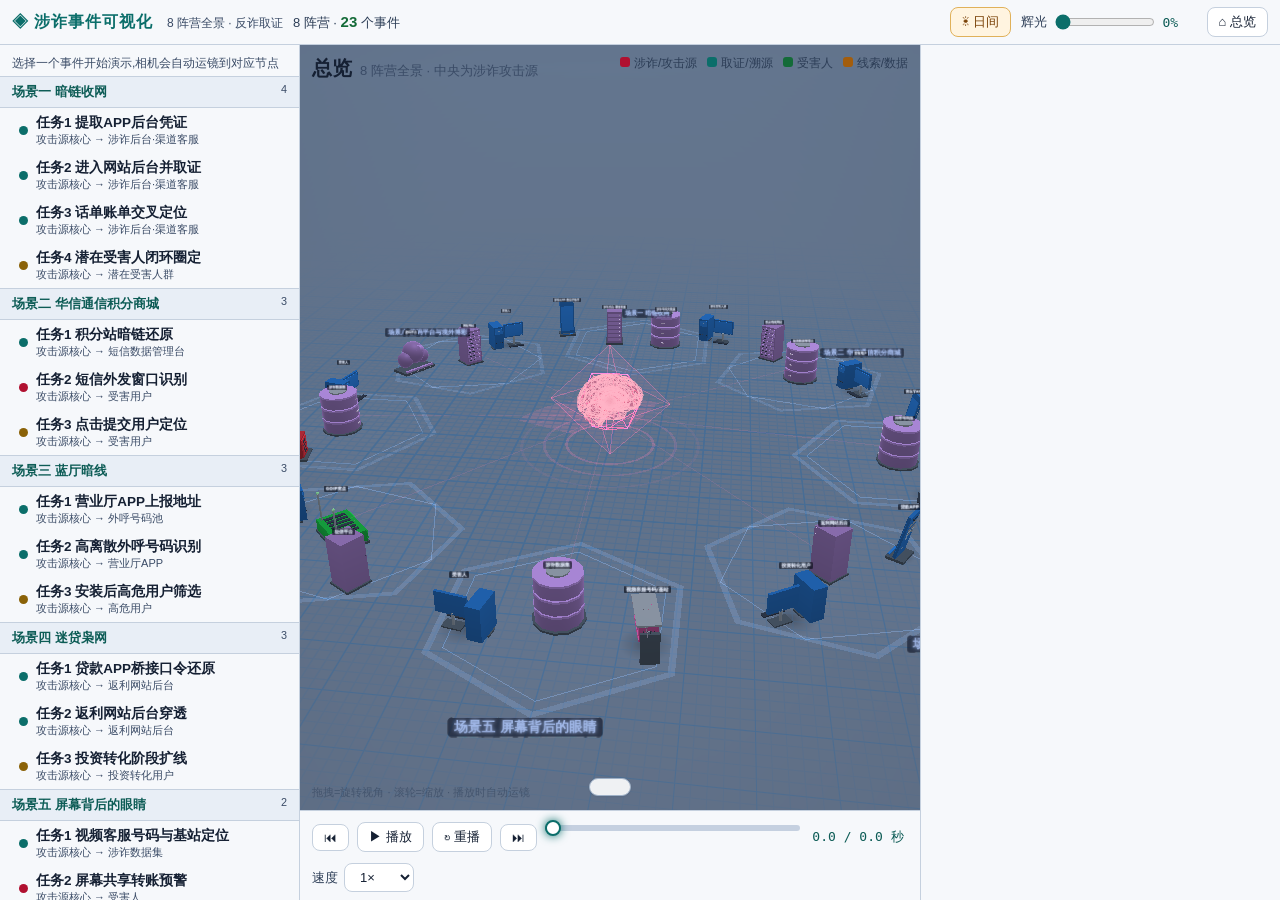
<file: index.html>
<!DOCTYPE html>
<html lang="zh-CN">
<head>
<meta charset="utf-8">
<meta name="viewport" content="width=device-width,initial-scale=1">
<link rel="icon" href="data:,">
<script>(function(){var t;try{t=localStorage.getItem('sec-theme')}catch(e){}if(t!=='light'&&t!=='dark'){try{t=matchMedia('(prefers-color-scheme: light)').matches?'light':'dark'}catch(e){t='dark'}}document.documentElement.setAttribute('data-theme',t)})();</script>
<title>涉诈事件可视化 · 8 阵营全景</title>
<link rel="stylesheet" href="css/app.css">
</head>
<body>
<div id="app">
  <header>
    <div class="brand">◈ 涉诈事件可视化 <small>8 阵营全景 · 反诈取证</small></div>
    <div class="hstat" id="total"></div>
    <div class="grow"></div>
    <button id="bTheme" type="button" title="当前夜间,点击切换到日间" aria-pressed="false">☾ 夜间</button>
    <label class="bl" title="全局辉光强度">辉光 <input id="bloom" autocomplete="off" type="range" min="0" max="100" step="1" value="18"><span id="bloomV">18%</span></label>
    <button id="bHome" title="回到 8 阵营总览视角">⌂ 总览</button>
  </header>
  <main>
    <aside id="left"><div id="cnt" style="padding:10px 12px 4px;font-size:12px;color:var(--dim)">选择一个事件开始演示,相机会自动运镜到对应节点</div><div id="list"></div></aside>
    <section id="center">
      <div id="stage"><canvas id="cv"></canvas>
        <div id="title"></div>
        <div id="legend"><span><i class="atk"></i>涉诈/攻击源</span><span><i class="def"></i>取证/溯源</span><span><i class="ok"></i>受害人</span><span><i class="warn"></i>线索/数据</span></div>
        <div id="hint">拖拽=旋转视角 · 滚轮=缩放 · 播放时自动运镜</div><div id="cap"></div><div id="nodata"></div><div id="stnote"></div></div>
      <div id="ctl">
        <button id="bPrev" title="上一个事件 ([)">⏮</button>
        <button id="bPlay">▶ 播放</button>
        <button id="bReplay">↻ 重播</button>
        <button id="bNext" title="下一个事件 (])">⏭</button>
        <div id="scrubWrap"><input id="scrub" autocomplete="off" type="range" min="0" max="1400" step="1" value="0"><div id="ticks"></div></div>
        <div id="tm">0.0 / 0.0 秒</div>
        <label class="bl">速度 <select id="speed" autocomplete="off"><option value="0.5">0.5×</option><option value="1" selected>1×</option><option value="1.5">1.5×</option><option value="2">2×</option></select></label>
      </div>
    </section>
    <aside id="detail"></aside>
  </main>
</div>
<script src="lib/three.bundle.js"></script>
<script src="js/core.js"></script>
<script src="js/nodelib.js"></script>
<script src="js/brain-model.js"></script>
<script src="js/prims.js"></script>
<script src="js/fraud-prims.js"></script>
<script src="js/world-data.js"></script>
<script src="js/stage-world.js"></script>
<script src="js/theme.js"></script>
<script src="js/app-world.js"></script>
</body>
</html>
</file>
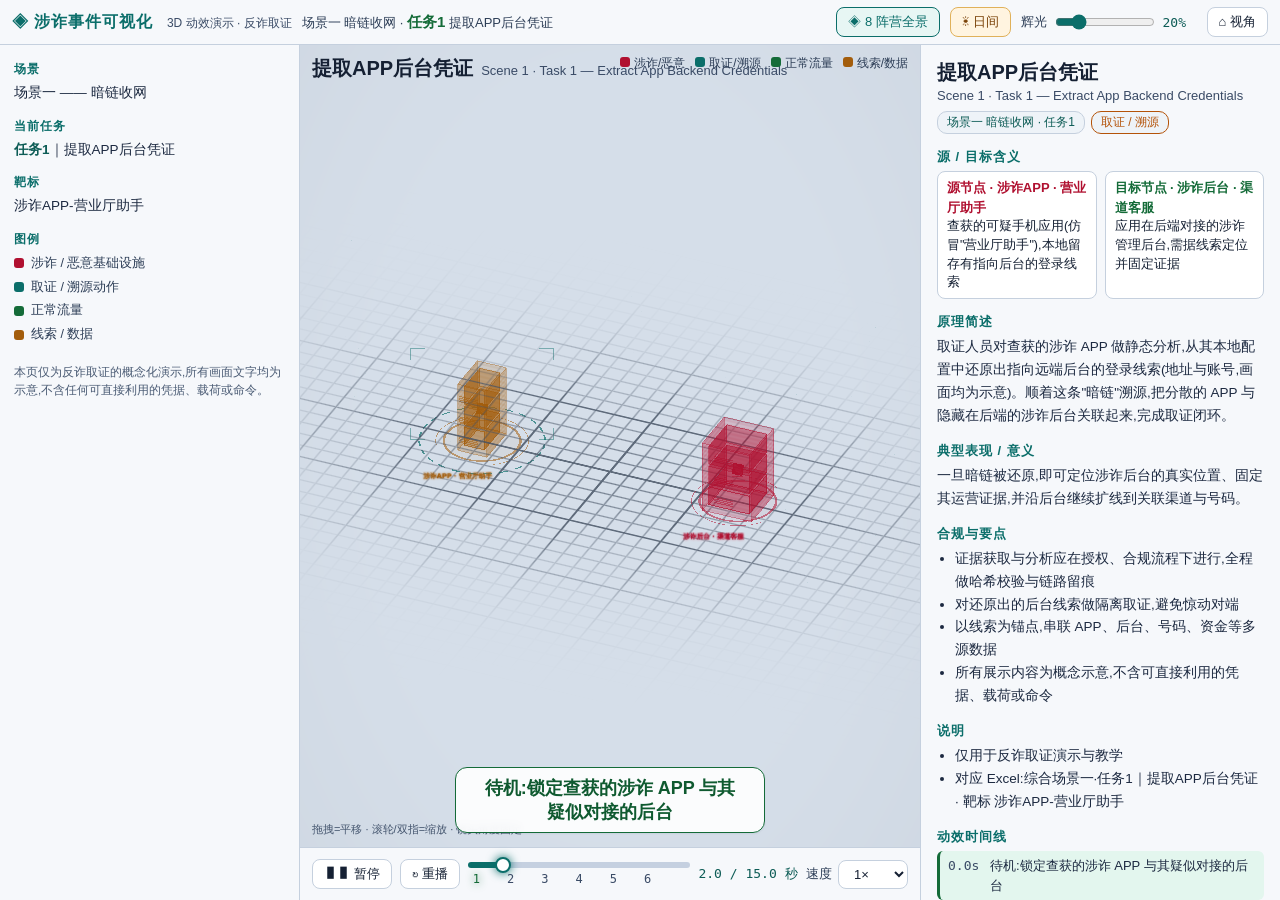
<file: scene1.html>
<!DOCTYPE html>
<html lang="zh-CN">
<head>
<meta charset="utf-8">
<meta name="viewport" content="width=device-width,initial-scale=1">
<link rel="icon" href="data:,">
<script>(function(){var t;try{t=localStorage.getItem('sec-theme')}catch(e){}if(t!=='light'&&t!=='dark'){try{t=matchMedia('(prefers-color-scheme: light)').matches?'light':'dark'}catch(e){t='dark'}}document.documentElement.setAttribute('data-theme',t)})();</script>
<title>涉诈事件可视化 · 场景一 暗链收网</title>
<link rel="stylesheet" href="css/app.css">
</head>
<body>
<div id="app">
  <header>
    <div class="brand">◈ 涉诈事件可视化 <small>3D 动效演示 · 反诈取证</small></div>
    <div class="hstat" id="total"></div>
    <div class="grow"></div>
    <a class="navbtn" href="index.html" title="返回 8 阵营全景">◈ 8 阵营全景</a>
    <button id="bTheme" type="button" title="当前夜间,点击切换到日间" aria-pressed="false">☾ 夜间</button>
    <label class="bl" title="全局辉光强度,默认 20%">辉光 <input id="bloom" autocomplete="off" type="range" min="0" max="100" step="1" value="20"><span id="bloomV">20%</span></label>
    <button id="bHome" title="恢复默认视角(镜头角度固定,可平移/缩放)">⌂ 视角</button>
  </header>
  <main>
    <aside id="left">
      <div id="scn"></div>
    </aside>
    <section id="center">
      <div id="stage"><canvas id="cv"></canvas>
        <div id="title"></div><div id="legend"><span><i class="atk"></i>涉诈/恶意</span><span><i class="def"></i>取证/溯源</span><span><i class="ok"></i>正常流量</span><span><i class="warn"></i>线索/数据</span></div>
        <div id="hint">拖拽=平移 · 滚轮/双指=缩放 · 镜头角度固定</div><div id="cap"></div><div id="nodata"></div><div id="stnote"></div></div>
      <div id="ctl">
        <button id="bPlay">❚❚ 暂停</button>
        <button id="bReplay">↻ 重播</button>
        <div id="scrubWrap"><input id="scrub" autocomplete="off" type="range" min="0" max="1000" step="1" value="0"><div id="ticks"></div></div>
        <div id="tm">0.0 / 0.0 秒</div>
        <label class="bl">速度 <select id="speed" autocomplete="off"><option value="0.5">0.5×</option><option value="1" selected>1×</option><option value="1.5">1.5×</option><option value="2">2×</option><option value="3">3×</option></select></label>
      </div>
    </section>
    <aside id="detail"></aside>
  </main>
</div>
<script src="lib/three.bundle.js"></script>
<script src="js/core.js"></script>
<script src="js/prims.js"></script>
<script src="js/fraud-prims.js"></script>
<script src="js/stage.js"></script>
<script src="js/theme.js"></script>
<script src="js/app.js"></script>
</body>
</html>
</file>
<file: css/app.css>
:root{
  --bg:#0b1020;--panel:#0d142a;--line:#24305a;--red:#ff4d5e;--cyan:#2ee6d6;--green:#7dffb0;--amber:#ffb04d;--dim:#7d8bb0;--txt:#e6f0ff;
  --txt2:#d3def5;--muted:#b6c4e6;--faint:#5f7098;--accent:#cfe;--ctrl:#141d3a;--ctrl-txt:#d8e6ff;--field:#0a1126;
  --chip:#101937;--chip-txt:#b6c4e6;--hover:#121c3b;--on:#133040;--cat:#0f1833;--nav-bg:#10243a;
  --cap-bg:rgba(9,14,32,.7);--cap-txt:#fff;--scrub-rest:#26335f;--tick:#2a3560;--tl:#0a1126;--tl-act:#112b30;
  --note:#5f6d92;--nodata:rgba(11,16,32,.88);--warn-bg:#1a1426;--warn-txt:#ffd9a8;--badge:#101937;--h2:#fff;
  --title-glow:0 0 12px rgba(46,230,214,.5);--brand-glow:0 0 10px rgba(46,230,214,.5);
  --btn-on:linear-gradient(180deg,#123a44,#0f2a36);
  --sev-c:#ff5d7a;--sev-h:#ff9a4d;--sev-m:#ffd24d;--sev-l:#7fb2ff;--sev-n:#2ee6d6;
  --g-event:#ff4d5e;--g-defense:#2ee6d6;--g-category:#8fa8ff;--g-stage:#b69cff;--g-asset:#ffb04d;--g-measure:#7dffb0;--g-ref:#a9b8dc;
  --c-event:#ff6b7a;--c-defense:#2ee6d6;--c-category:#8fa8ff;--c-stage:#b69cff;--c-asset:#ffb04d;--c-measure:#7dffb0;--c-ref:#a9b8dc;
  --e-belongs:#5f77c9;--e-stage:#b69cff;--e-asset:#ffb04d;--e-mitigate:#2ee6d6;--e-chain:#ff4d5e;--e-similar:#ffd24d;--e-measure:#7dffb0;--e-ref:#a9b8dc;
  --g-text:#e6f0ff;--g-text2:#c5d3f3;--g-halo:rgba(10,16,32,.92);--g-gap:#ffb04d;--g-sel:#ffffff;--g-defstroke:#d8fff9;
  --nb-e:#ff9aa5;--nb-d:#8ff3ea;--tip:rgba(13,20,42,.95);
  --gcenter:radial-gradient(ellipse at 50% 40%,#101a38 0%,#0a1020 70%);
  --panel-shadow:6px 0 24px rgba(0,0,0,.5);
  --sb-track:#0a1126;--sb-thumb:rgba(46,230,214,.34);--sb-thumb-hover:rgba(46,230,214,.72);--sb-active:rgba(125,255,176,.85);
  color-scheme:dark;
}
*{box-sizing:border-box}
html,body{margin:0;height:100%;background:var(--bg);color:var(--txt);font-family:"Noto Sans CJK SC","Noto Sans SC","Microsoft YaHei","PingFang SC","Hiragino Sans GB","WenQuanYi Micro Hei","Segoe UI",sans-serif;overflow:hidden;font-size:14px}
#app{display:flex;flex-direction:column;height:100%}
header{display:flex;align-items:center;gap:10px;padding:7px 12px;border-bottom:1px solid var(--line);background:var(--panel);flex:0 0 auto;flex-wrap:wrap}
.brand{font-weight:700;letter-spacing:1px;color:var(--cyan);text-shadow:var(--brand-glow);font-size:16px;white-space:nowrap}.brand small{color:var(--dim);font-weight:400;font-size:12px;margin-left:8px;letter-spacing:0;text-shadow:none}
.hstat{font-size:13px;color:var(--muted)}.hstat b{color:var(--green);font-size:15px}
.grow{flex:1}
button,select{font:inherit;color:var(--ctrl-txt);background:var(--ctrl);border:1px solid var(--line);border-radius:8px;padding:5px 11px;cursor:pointer;transition:.15s;font-size:13px}
button:hover,select:hover{border-color:var(--cyan);box-shadow:0 0 10px rgba(46,230,214,.3)}
button.on{background:var(--btn-on);border-color:var(--cyan);box-shadow:0 0 12px rgba(46,230,214,.4) inset}
label.bl{display:flex;align-items:center;gap:6px;font-size:13px;color:var(--muted);white-space:nowrap}label.bl input{width:100px;accent-color:var(--cyan)}label.bl span{min-width:34px;font-family:Consolas,monospace;color:var(--accent)}
main{flex:1 1 auto;min-height:0;display:grid;grid-template-columns:300px minmax(0,1fr) 360px}
aside{background:var(--panel);overflow:auto;min-height:0}
#left{border-right:1px solid var(--line);display:flex;flex-direction:column}
#detail{border-left:1px solid var(--line);padding:14px 16px 24px}
#q{margin:10px 10px 6px;padding:8px 10px;border-radius:8px;border:1px solid var(--line);background:var(--field);color:var(--txt);font:inherit;outline:none}
#q:focus{border-color:var(--cyan)}
.chips{display:flex;flex-wrap:wrap;gap:5px;padding:0 10px 6px}
.chip{padding:3px 9px;border-radius:12px;font-size:12px;border:1px solid var(--line);background:var(--chip);cursor:pointer;user-select:none;color:var(--chip-txt)}
.chip.on{color:#fff;border-color:currentColor;box-shadow:0 0 8px currentColor inset}
.chip[data-s=critical]{color:var(--sev-c)}.chip[data-s=high]{color:var(--sev-h)}.chip[data-s=medium]{color:var(--sev-m)}.chip[data-s=low]{color:var(--sev-l)}.chip[data-s=none]{color:var(--sev-n)}.chip[data-s=all]{color:var(--accent)}
#cnt{padding:0 12px 6px;font-size:12px;color:var(--dim)}
#list{flex:1;overflow:auto;padding-bottom:20px}
.cat{position:sticky;top:0;background:var(--cat);padding:6px 12px;font-weight:700;color:var(--accent);cursor:pointer;border-top:1px solid var(--line);border-bottom:1px solid var(--line);display:flex;justify-content:space-between;z-index:2;font-size:13px}
.cat small{color:var(--dim);font-weight:400}
.cat.cur{color:var(--cyan)}
.it{padding:6px 12px 6px 16px;cursor:pointer;display:flex;gap:8px;align-items:center;border-left:3px solid transparent}
.it:hover{background:var(--hover)}.it.on{background:var(--on);border-left-color:var(--cyan)}
.it .nm{flex:1;min-width:0}.it .nm b{display:block;font-weight:600;font-size:13.5px;white-space:nowrap;overflow:hidden;text-overflow:ellipsis}.it .nm i{display:block;font-style:normal;font-size:11px;color:var(--dim);white-space:nowrap;overflow:hidden;text-overflow:ellipsis}
.sv{width:9px;height:9px;border-radius:50%;flex:0 0 auto}
.sv.critical{background:var(--sev-c);box-shadow:0 0 6px var(--sev-c)}.sv.high{background:var(--sev-h);box-shadow:0 0 6px var(--sev-h)}.sv.medium{background:var(--sev-m);box-shadow:0 0 6px var(--sev-m)}.sv.low{background:var(--sev-l);box-shadow:0 0 6px var(--sev-l)}.sv.none{background:var(--sev-n);box-shadow:0 0 6px var(--sev-n)}
#center{display:flex;flex-direction:column;min-width:0;min-height:0}
#stage{flex:1 1 auto;min-height:0;position:relative;overflow:hidden}
canvas#cv{position:absolute;inset:0;width:100%;height:100%;display:block;touch-action:none;cursor:grab}canvas#cv:active{cursor:grabbing}
#title{position:absolute;left:12px;top:10px;pointer-events:none}
#title b{font-size:20px;text-shadow:var(--title-glow)}#title span{color:var(--dim);font-size:13px;margin-left:8px}
#legend{position:absolute;right:12px;top:10px;display:flex;gap:10px;font-size:12px;color:var(--muted);pointer-events:none}#legend i{display:inline-block;width:10px;height:10px;border-radius:3px;margin-right:4px;box-shadow:0 0 6px currentColor}#legend i.atk{background:var(--red)}#legend i.def{background:var(--cyan)}#legend i.ok{background:var(--green)}#legend i.warn{background:var(--amber)}
#hint{position:absolute;left:12px;bottom:10px;font-size:11px;color:var(--faint);pointer-events:none}
#cap{position:absolute;left:50%;bottom:14px;transform:translateX(-50%);max-width:88%;padding:8px 20px;border-radius:12px;background:var(--cap-bg);border:1px solid rgba(46,230,214,.35);font-size:18px;font-weight:600;color:var(--cap-txt);pointer-events:none;text-align:center;backdrop-filter:blur(4px)}
#cap.atk{border-color:rgba(255,77,94,.55);text-shadow:0 0 12px rgba(255,77,94,.5)}#cap.def{border-color:rgba(46,230,214,.6);text-shadow:0 0 12px rgba(46,230,214,.5)}#cap.warn{border-color:rgba(255,176,77,.6)}#cap.ok{border-color:rgba(125,255,176,.45)}
#nodata{position:absolute;inset:0;display:none;align-items:center;justify-content:center;color:var(--dim);font-size:16px;background:var(--nodata);z-index:6}#nodata .nd{max-width:560px;padding:18px 22px;border:1px solid var(--amber);border-radius:10px;color:var(--warn-txt);line-height:1.7;background:var(--warn-bg)}
#stnote{position:absolute;left:12px;top:46px;display:none;font-size:12px;color:var(--warn-txt);background:var(--warn-bg);border:1px solid var(--amber);border-radius:8px;padding:5px 10px;z-index:5;max-width:70%}
#ctl{display:flex;align-items:center;gap:8px;flex-wrap:wrap;padding:8px 12px;border-top:1px solid var(--line);background:var(--panel);flex:0 0 auto}
#scrubWrap{flex:1 1 220px;position:relative;min-width:160px;height:36px}
#scrub{width:100%;margin:0;-webkit-appearance:none;appearance:none;height:6px;border-radius:4px;background:linear-gradient(90deg,var(--cyan) var(--p,0%),var(--scrub-rest) var(--p,0%));outline:none;position:absolute;top:6px;left:0}
#scrub::-webkit-slider-thumb{-webkit-appearance:none;width:16px;height:16px;border-radius:50%;background:#fff;box-shadow:0 0 10px var(--cyan);border:2px solid var(--cyan);cursor:pointer}
#scrub::-moz-range-thumb{width:14px;height:14px;border-radius:50%;background:#fff;border:2px solid var(--cyan);cursor:pointer}
#ticks{position:absolute;left:8px;right:8px;top:16px;height:18px}
#ticks span{position:absolute;transform:translateX(-50%);font-size:12px;color:var(--dim);cursor:pointer;padding:0 3px;font-family:Consolas,monospace}
#ticks span.act{color:var(--green);text-shadow:0 0 8px var(--green)}
#tm{font-family:Consolas,"DejaVu Sans Mono",monospace;font-size:13px;color:var(--accent);min-width:100px;text-align:center}
#mode{font-size:12px;color:var(--amber);min-width:90px}
#detail h2{margin:0 0 2px;font-size:20px;color:var(--h2)}#detail .en{color:var(--dim);font-size:13px;margin-bottom:8px}
.badges{display:flex;flex-wrap:wrap;gap:6px;margin-bottom:10px}.badge{font-size:12px;padding:2px 9px;border-radius:10px;border:1px solid var(--line);background:var(--badge);color:var(--accent)}
.badge.sev-critical{color:var(--sev-c);border-color:var(--sev-c)}.badge.sev-high{color:var(--sev-h);border-color:var(--sev-h)}.badge.sev-medium{color:var(--sev-m);border-color:var(--sev-m)}.badge.sev-low{color:var(--sev-l);border-color:var(--sev-l)}.badge.sev-none{color:var(--sev-n);border-color:var(--sev-n)}
#detail h3{font-size:13px;color:var(--cyan);margin:14px 0 5px;letter-spacing:1px}
#detail p{margin:0;line-height:1.7;color:var(--txt2);font-size:13.5px}
#detail ul{margin:0;padding-left:18px;line-height:1.7;color:var(--txt2);font-size:13.5px}
.roles{display:grid;grid-template-columns:1fr 1fr;gap:8px}.role{border:1px solid var(--line);border-radius:8px;padding:6px 9px;background:var(--field);font-size:12.5px;line-height:1.5}.role b{display:block;font-size:13px}.role.s b{color:var(--red)}.role.d b{color:var(--green)}
.tl{list-style:none;padding:0!important;margin:0}.tl li{display:flex;gap:8px;padding:5px 8px;border-radius:6px;cursor:pointer;border-left:3px solid var(--tick);margin-bottom:3px;background:var(--tl);font-size:13px;line-height:1.5}.tl li:hover{background:var(--hover)}.tl li.act{border-left-color:var(--green);background:var(--tl-act)}.tl li.atk{border-left-color:var(--red)}.tl li.def{border-left-color:var(--cyan)}.tl li time{color:var(--dim);font-family:Consolas,monospace;min-width:34px}
.note{margin-top:16px;font-size:11.5px;color:var(--note);line-height:1.6}
@media (max-width:1180px){main{grid-template-columns:260px minmax(0,1fr);grid-template-rows:minmax(0,1fr) 38%}#detail{grid-column:1/-1;border-left:0;border-top:1px solid var(--line)}}
@media (max-width:720px){main{grid-template-columns:1fr;grid-template-rows:34% 46% 20%;overflow:auto}#left{border-right:0}#legend{display:none}#cap{font-size:15px}}

a.navbtn{font:inherit;font-size:13px;color:var(--cyan);background:var(--nav-bg);border:1px solid var(--cyan);border-radius:8px;padding:5px 11px;text-decoration:none;white-space:nowrap;transition:.15s}a.navbtn:hover{box-shadow:0 0 10px rgba(46,230,214,.35)}

/* ===== 统一滚动条(index.html 与 graph.html 共用) ===== */
/* Chrome / Edge / Safari:细 8px、轨道与滑块走变量,日间在 html[data-theme=light] 里覆盖 */
*::-webkit-scrollbar{width:8px;height:8px;background:transparent}
*::-webkit-scrollbar-track{background:var(--sb-track);border-radius:8px;box-shadow:inset 0 0 0 1px rgba(36,48,90,.55)}
*::-webkit-scrollbar-thumb{background:var(--sb-thumb);border-radius:8px;border:1px solid transparent;background-clip:padding-box;transition:background .15s}
*::-webkit-scrollbar-thumb:hover{background:var(--sb-thumb-hover);background-clip:padding-box;box-shadow:0 0 8px rgba(46,230,214,.55)}
*::-webkit-scrollbar-thumb:active{background:var(--sb-active);background-clip:padding-box}
*::-webkit-scrollbar-corner{background:transparent}
*::-webkit-scrollbar-button{display:none;width:0;height:0}
/* Firefox 等:标准属性兜底。注意 Chrome 121+ 只要设置了 scrollbar-color 就会忽略上面的 ::-webkit-scrollbar,所以仅在不支持 webkit 伪元素的浏览器里启用 */
@supports not selector(::-webkit-scrollbar){*{scrollbar-width:thin;scrollbar-color:rgba(46,230,214,.5) #0a1126}}

/* ===== 日间模式:html 与 body 都带 data-theme="light"(html 在首屏前就设上,避免闪白/闪黑) ===== */
html[data-theme="light"]{
  --bg:#e7eef6;--panel:#f6f8fb;--line:#c5d0de;--red:#b01030;--cyan:#0b6e6a;--green:#146b38;--amber:#a35d0c;--dim:#3a4b66;--txt:#152033;
  --txt2:#1c2940;--muted:#2c3d56;--faint:#44556e;--accent:#0d5c56;--ctrl:#ffffff;--ctrl-txt:#152033;--field:#ffffff;
  --chip:#eef3f8;--chip-txt:#24344c;--hover:#e4edf6;--on:#d7f0ea;--cat:#e8eef6;--nav-bg:#e7f6f4;
  --cap-bg:rgba(255,255,255,.9);--cap-txt:#152033;--scrub-rest:#c5d0e0;--tick:#b4c0d2;--tl:#f7f9fc;--tl-act:#e3f6ee;
  --note:#4a5b74;--nodata:rgba(231,238,246,.94);--warn-bg:#fff6e8;--warn-txt:#7a4208;--badge:#eef3f8;--h2:#152033;
  --title-glow:none;--brand-glow:none;--btn-on:#d8f4ef;
  --sev-c:#b01030;--sev-h:#b45309;--sev-m:#8a6208;--sev-l:#1e4e9e;--sev-n:#0b6e6a;
  --g-event:#b01030;--g-defense:#0b6e6a;--g-category:#2f4eae;--g-stage:#5c3aa8;--g-asset:#a35d0c;--g-measure:#146b38;--g-ref:#3a4c68;
  --c-event:#b01030;--c-defense:#0b6e6a;--c-category:#2f4eae;--c-stage:#5c3aa8;--c-asset:#a35d0c;--c-measure:#146b38;--c-ref:#3a4c68;
  --e-belongs:#2f4eae;--e-stage:#5c3aa8;--e-asset:#a35d0c;--e-mitigate:#0b6e6a;--e-chain:#b01030;--e-similar:#8a6208;--e-measure:#146b38;--e-ref:#3a4c68;
  --g-text:#152033;--g-text2:#24344c;--g-halo:rgba(246,248,251,.94);--g-gap:#a35d0c;--g-sel:#152033;--g-defstroke:#083f3d;
  --nb-e:#9a1028;--nb-d:#085e5a;--tip:rgba(255,255,255,.97);
  --gcenter:radial-gradient(ellipse at 50% 42%,#f7f9fc 0%,#d5dee9 74%);
  --panel-shadow:6px 0 24px rgba(40,60,90,.16);
  --sb-track:#e3ebf4;--sb-thumb:rgba(11,110,106,.42);--sb-thumb-hover:rgba(11,110,106,.78);--sb-active:rgba(20,107,56,.85);
  color-scheme:light;
}
html[data-theme="light"] body{background:var(--bg);color:var(--txt)}
html[data-theme="light"] button:hover,html[data-theme="light"] select:hover{box-shadow:none}
html[data-theme="light"] button.on{color:#085e5a;box-shadow:none}
html[data-theme="light"] #bTheme.on{background:#fff4e0;color:#7a4208;border-color:#e0b15a;box-shadow:none}
html[data-theme="light"] .chip.on{color:inherit;background:color-mix(in srgb, currentColor 14%, #fff);box-shadow:none;font-weight:700}
html[data-theme="light"] .chip.on[data-s=critical]{color:var(--sev-c)}
html[data-theme="light"] .chip.on[data-s=high]{color:var(--sev-h)}
html[data-theme="light"] .chip.on[data-s=medium]{color:var(--sev-m)}
html[data-theme="light"] .chip.on[data-s=low]{color:var(--sev-l)}
html[data-theme="light"] .chip.on[data-s=none]{color:var(--sev-n)}
html[data-theme="light"] .chip.on[data-s=all]{color:var(--accent)}
html[data-theme="light"] #cap{border-color:#9eb0c6;box-shadow:0 1px 2px rgba(20,40,70,.06)}
html[data-theme="light"] #cap.atk{border-color:var(--red);color:#8e1028;text-shadow:none}
html[data-theme="light"] #cap.def{border-color:var(--cyan);color:#085e5a;text-shadow:none}
html[data-theme="light"] #cap.warn{border-color:var(--amber);color:#7a4208;text-shadow:none}
html[data-theme="light"] #cap.ok{border-color:var(--green);color:#0f5a30;text-shadow:none}
html[data-theme="light"] #legend i{box-shadow:none}
html[data-theme="light"] .sv{box-shadow:none}
html[data-theme="light"] a.navbtn:hover{box-shadow:none}
html[data-theme="light"] #stnote{border-color:var(--amber)}
@supports not selector(::-webkit-scrollbar){
  html[data-theme="light"] *{scrollbar-color:rgba(11,110,106,.55) #e3ebf4}
}

/* 左栏:场景说明(单事件页) */
#scn{padding:14px 14px 24px}
.scnbox h3{font-size:12px;color:var(--cyan);margin:14px 0 4px;letter-spacing:1px}
.scnbox h3:first-child{margin-top:2px}
.scnbox p{margin:0;line-height:1.6;color:var(--txt2);font-size:13.5px}
.scnbox p b{color:var(--accent)}
.scnbox ul.lg{list-style:none;margin:4px 0 0;padding:0;font-size:12.5px;color:var(--muted);line-height:1.9}
.scnbox ul.lg i{display:inline-block;width:10px;height:10px;border-radius:3px;margin-right:7px;box-shadow:0 0 6px currentColor;vertical-align:middle}
.scnbox ul.lg i.atk{background:var(--red);color:var(--red)}.scnbox ul.lg i.def{background:var(--cyan);color:var(--cyan)}.scnbox ul.lg i.ok{background:var(--green);color:var(--green)}.scnbox ul.lg i.warn{background:var(--amber);color:var(--amber)}
html[data-theme="light"] .scnbox ul.lg i{box-shadow:none}
</file>
